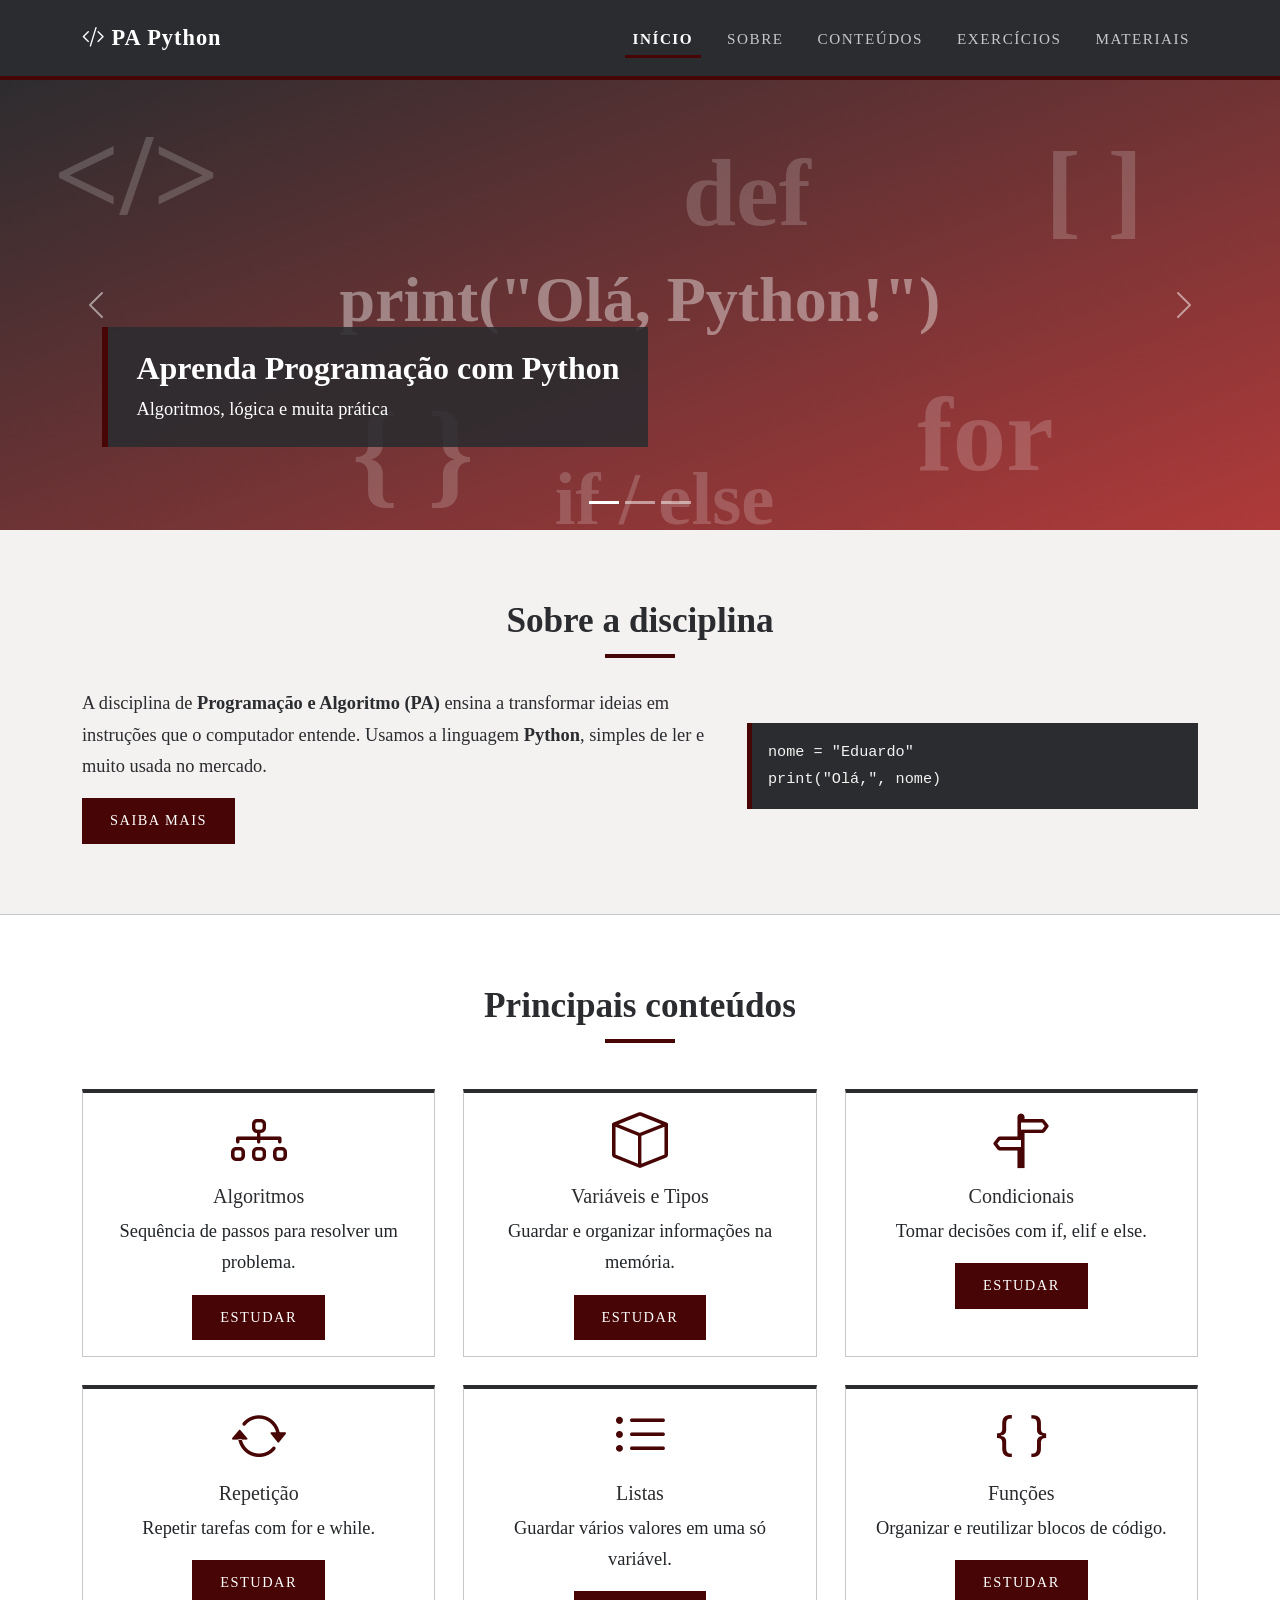
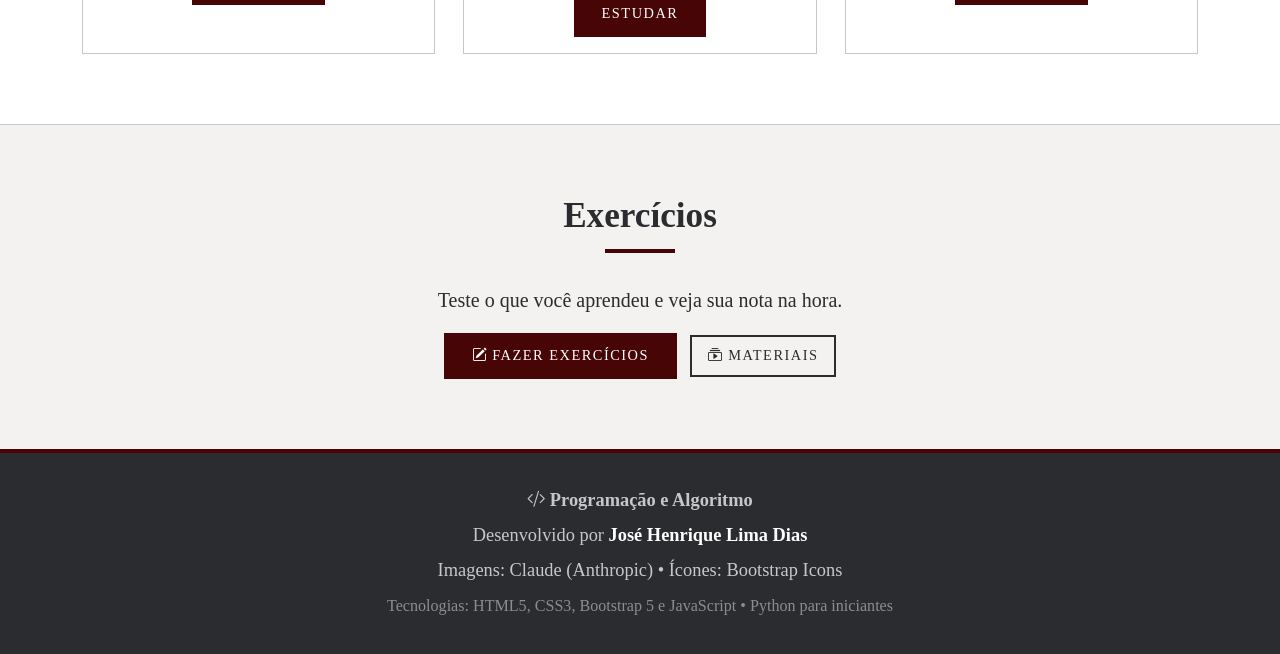
<file: index.html>
<!DOCTYPE html>
<html lang="pt-BR">
<head>
  <meta charset="UTF-8">
  <meta name="viewport" content="width=device-width, initial-scale=1">
  <title>Início | Programação e Algoritmo</title>
  <link href="https://cdn.jsdelivr.net/npm/bootstrap@5.3.3/dist/css/bootstrap.min.css" rel="stylesheet">
  <link href="https://cdn.jsdelivr.net/npm/bootstrap-icons@1.11.3/font/bootstrap-icons.min.css" rel="stylesheet">
  <link rel="stylesheet" href="css/estilo.css">
</head>
<body>

<nav class="navbar navbar-expand-md navbar-dark sticky-top">
  <div class="container">
    <a class="navbar-brand fw-bold" href="index.html"><i class="bi bi-code-slash"></i> PA Python</a>
    <button class="navbar-toggler" type="button" data-bs-toggle="collapse" data-bs-target="#menu" aria-label="Abrir menu">
      <span class="navbar-toggler-icon"></span> <span class="text-white ms-1">Menu</span>
    </button>
    <div class="collapse navbar-collapse" id="menu">
      <ul class="navbar-nav ms-auto"><li class="nav-item"><a class="nav-link active fw-bold" href="index.html">Início</a>
      </li><li class="nav-item"><a class="nav-link" href="sobre.html">Sobre</a>
      </li><li class="nav-item"><a class="nav-link" href="conteudos.html">Conteúdos</a></li>
      <li class="nav-item"><a class="nav-link" href="exercicios.html">Exercícios</a></li>
      <li class="nav-item"><a class="nav-link" href="materiais.html">Materiais</a></li>
    </div>
  </div>
</nav>


<div id="banner" class="carousel slide" data-bs-ride="carousel">
  <div class="carousel-indicators"><button type="button" data-bs-target="#banner" data-bs-slide-to="0" class=active aria-label="Slide 1">
  </button>
  <button type="button" data-bs-target="#banner" data-bs-slide-to="1" aria-label="Slide 2"></button>
  <button type="button" data-bs-target="#banner" data-bs-slide-to="2" aria-label="Slide 3"></button></div>
  <div class="carousel-inner">
      <div class="carousel-item active">
        <img src="imagens/banner.svg" class="d-block w-100" alt="Aprenda Programação com Python">
        <div class="carousel-caption d-block"><div class="banner-texto d-inline-block"><h2>Aprenda Programação com Python</h2>
        <p class="mb-0">Algoritmos, lógica e muita prática</p></div></div>
      </div>
      <div class="carousel-item">
        <img src="imagens/programacao1.svg" class="d-block w-100" alt="Pense como um programador">
        <div class="carousel-caption d-block"><div class="banner-texto d-inline-block"><h2>Pense como um programador</h2>
        <p class="mb-0">Resolva problemas passo a passo</p></div></div>
      </div>
      <div class="carousel-item">
        <img src="imagens/programacao2.svg" class="d-block w-100" alt="Pratique com exercícios">
        <div class="carousel-caption d-block"><div class="banner-texto d-inline-block"><h2>Pratique com exercícios</h2>
        <p class="mb-0">Teste seus conhecimentos agora</p></div></div>
      </div>
  </div>
  <button class="carousel-control-prev" type="button" data-bs-target="#banner" data-bs-slide="prev">
  <span class="carousel-control-prev-icon"></span><span class="visually-hidden">Anterior</span></button>
  <button class="carousel-control-next" type="button" data-bs-target="#banner" data-bs-slide="next">
  <span class="carousel-control-next-icon"></span><span class="visually-hidden">Próximo</span></button>
</div>

<section class="secao">
  <div class="container">
    <div class="text-center"><h1 class="titulo-secao">Sobre a disciplina</h1></div>
    <div class="row align-items-center g-4">
      <div class="col-md-7">
        <p>A disciplina de <strong>Programação e Algoritmo (PA)</strong> 
        ensina a transformar ideias em instruções que o computador entende. Usamos a linguagem 
        <strong>Python</strong>, simples de ler e muito usada no mercado.</p>
        <a href="sobre.html" class="btn btn-principal">Saiba mais</a>
      </div>
      <div class="col-md-5"><pre class="bg-dark text-white p-3 rounded mb-0"><code>nome = &quot;Eduardo&quot;
print(&quot;Olá,&quot;, nome)</code></pre></div>
    </div>
  </div>
</section>

<section class="secao">
  <div class="container">
    <div class="text-center"><h1 class="titulo-secao">Principais conteúdos</h1></div>
    <div class="grade-cards mt-3">
      <div class="card h-100 text-center"><div class="card-body">
        <i class="bi bi-diagram-3 display-4 text-primary"></i>
        <h3 class="card-title h5 mt-2">Algoritmos</h3><p class="card-text">Sequência de passos para resolver um problema.</p>
        <a href="conteudos.html" class="btn btn-principal btn-sm">Estudar</a></div></div>
      <div class="card h-100 text-center"><div class="card-body">
        <i class="bi bi-box display-4 text-primary"></i>
        <h3 class="card-title h5 mt-2">Variáveis e Tipos</h3><p class="card-text">Guardar e organizar informações na memória.</p>
        <a href="conteudos.html" class="btn btn-principal btn-sm">Estudar</a></div></div>
      <div class="card h-100 text-center"><div class="card-body">
        <i class="bi bi-signpost-split display-4 text-primary"></i>
        <h3 class="card-title h5 mt-2">Condicionais</h3><p class="card-text">Tomar decisões com if, elif e else.</p>
        <a href="conteudos.html" class="btn btn-principal btn-sm">Estudar</a></div></div>
      <div class="card h-100 text-center"><div class="card-body">
        <i class="bi bi-arrow-repeat display-4 text-primary"></i>
        <h3 class="card-title h5 mt-2">Repetição</h3><p class="card-text">Repetir tarefas com for e while.</p>
        <a href="conteudos.html" class="btn btn-principal btn-sm">Estudar</a></div></div>
      <div class="card h-100 text-center"><div class="card-body">
        <i class="bi bi-list-ul display-4 text-primary"></i>
        <h3 class="card-title h5 mt-2">Listas</h3><p class="card-text">Guardar vários valores em uma só variável.</p>
        <a href="conteudos.html" class="btn btn-principal btn-sm">Estudar</a></div></div>
      <div class="card h-100 text-center"><div class="card-body">
        <i class="bi bi-braces display-4 text-primary"></i>
        <h3 class="card-title h5 mt-2">Funções</h3><p class="card-text">Organizar e reutilizar blocos de código.</p>
        <a href="conteudos.html" class="btn btn-principal btn-sm">Estudar</a></div></div>
    </div>
  </div>
</section>

<section class="secao">
  <div class="container text-center">
    <div class="text-center"><h1 class="titulo-secao">Exercícios</h1></div>
    <p class="text-center lead">Teste o que você aprendeu e veja sua nota na hora.</p>
    <a href="exercicios.html" class="btn btn-principal btn-lg me-2"><i class="bi bi-pencil-square">
    </i> Fazer exercícios</a>
    <a href="materiais.html" class="btn btn-outline-primary btn-lg" data-bs-toggle="tooltip" title="Vídeos, apostilas e links">
    <i class="bi bi-collection-play"></i> Materiais</a>
  </div>
</section>


<footer id="creditos">
  <div class="container">
    <p class="mb-1 fw-bold"><i class="bi bi-code-slash"></i> Programação e Algoritmo</p>
    <p class="mb-1">Desenvolvido por <strong>José Henrique Lima Dias</strong></p>
    <p class="mb-1">Imagens: Claude (Anthropic) &bull; Ícones: Bootstrap Icons</p>
    <small>Tecnologias: HTML5, CSS3, Bootstrap 5 e JavaScript &bull; Python para iniciantes</small>
  </div>
</footer>

<script src="https://cdn.jsdelivr.net/npm/bootstrap@5.3.3/dist/js/bootstrap.bundle.min.js"></script>
<script src="js/script.js"></script>
</body>
</html>
</file>
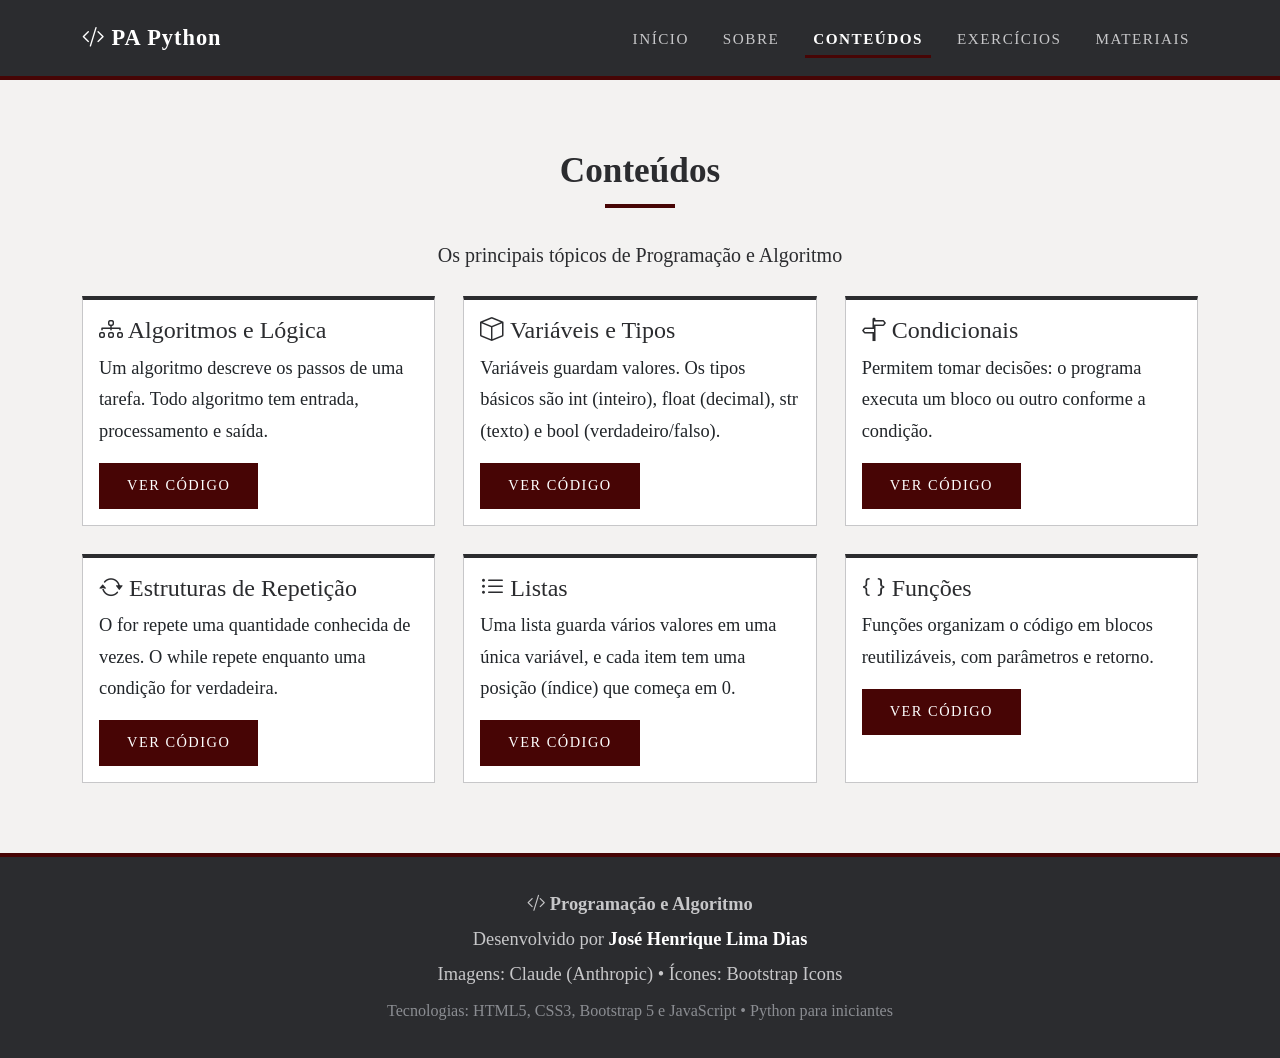
<file: conteudos.html>
<!DOCTYPE html>
<html lang="pt-BR">
<head>
  <meta charset="UTF-8">
  <meta name="viewport" content="width=device-width, initial-scale=1">
  <title>Conteúdos | Programação e Algoritmo</title>
  <link href="https://cdn.jsdelivr.net/npm/bootstrap@5.3.3/dist/css/bootstrap.min.css" rel="stylesheet">
  <link href="https://cdn.jsdelivr.net/npm/bootstrap-icons@1.11.3/font/bootstrap-icons.min.css" rel="stylesheet">
  <link rel="stylesheet" href="css/estilo.css">
</head>
<body>

<nav class="navbar navbar-expand-md navbar-dark sticky-top">
  <div class="container">
    <a class="navbar-brand fw-bold" href="index.html"><i class="bi bi-code-slash"></i> PA Python</a>
    <button class="navbar-toggler" type="button" data-bs-toggle="collapse" data-bs-target="#menu" aria-label="Abrir menu">
      <span class="navbar-toggler-icon"></span> <span class="text-white ms-1">Menu</span>
    </button>
    <div class="collapse navbar-collapse" id="menu">
      <ul class="navbar-nav ms-auto"><li class="nav-item"><a class="nav-link" href="index.html">Início</a>
      </li><li class="nav-item"><a class="nav-link" href="sobre.html">Sobre</a></li>
      <li class="nav-item"><a class="nav-link active fw-bold" href="conteudos.html">Conteúdos</a></li>
      <li class="nav-item"><a class="nav-link" href="exercicios.html">Exercícios</a></li>
      <li class="nav-item"><a class="nav-link" href="materiais.html">Materiais</a></li>
    </div>
  </div>
</nav>


<section class="secao">
  <div class="container">
    <div class="text-center"><h1 class="titulo-secao">Conteúdos</h1></div>
    <p class="text-center lead">Os principais tópicos de Programação e Algoritmo</p>
    <div class="grade-cards mt-4">
      <div class="card h-100"><div class="card-body">
        <h2 class="card-title h4"><i class="bi bi-diagram-3"></i> Algoritmos e Lógica</h2>
        <p class="card-text">Um algoritmo descreve os passos de uma tarefa. Todo algoritmo tem entrada, processamento e saída.</p>
        <button class="btn btn-principal btn-sm" type="button" data-bs-toggle="collapse" data-bs-target="#f0">Ver código</button>
        <div class="collapse mt-3" id="f0"><pre class="bg-dark text-white p-3 rounded mb-0">
        <code># Entrada -&gt; Processamento -&gt; Saída
nome = input(&quot;Seu nome: &quot;)
print(&quot;Bem-vindo,&quot;, nome)</code></pre></div>
      </div></div>
      <div class="card h-100"><div class="card-body">
        <h2 class="card-title h4"><i class="bi bi-box"></i> Variáveis e Tipos</h2>
        <p class="card-text">
        Variáveis guardam valores. Os tipos básicos são int (inteiro), float (decimal), str (texto) e bool (verdadeiro/falso).</p>
        <button class="btn btn-principal btn-sm" type="button" data-bs-toggle="collapse" data-bs-target="#f1">Ver código</button>
        <div class="collapse mt-3" id="f1"><pre class="bg-dark text-white p-3 rounded mb-0"><code>idade = 17          # int
altura = 1.65       # float
nome = &quot;Ana&quot;        # str
maior = idade &gt;= 18 # bool</code></pre></div>
      </div></div>
      <div class="card h-100"><div class="card-body">
        <h2 class="card-title h4"><i class="bi bi-signpost-split"></i> Condicionais</h2>
        <p class="card-text">Permitem tomar decisões: o programa executa um bloco ou outro conforme a condição.</p>
        <button class="btn btn-principal btn-sm" type="button" data-bs-toggle="collapse" data-bs-target="#f2">Ver código</button>
        <div class="collapse mt-3" id="f2"><pre class="bg-dark text-white p-3 rounded mb-0"><code>nota = 8
if nota &gt;= 7:
    print(&quot;Aprovado&quot;)
elif nota &gt;= 5:
    print(&quot;Recuperação&quot;)
else:
    print(&quot;Reprovado&quot;)</code></pre></div>
      </div></div>
      <div class="card h-100"><div class="card-body">
        <h2 class="card-title h4"><i class="bi bi-arrow-repeat"></i> Estruturas de Repetição</h2>
        <p class="card-text">O for repete uma quantidade conhecida de vezes. O while repete enquanto uma condição for verdadeira.</p>
        <button class="btn btn-principal btn-sm" type="button" data-bs-toggle="collapse" data-bs-target="#f3">Ver código</button>
        <div class="collapse mt-3" id="f3"><pre class="bg-dark text-white p-3 rounded mb-0"><code>for i in range(1, 6):
    print(i)

cont = 0
while cont &lt; 3:
    cont += 1</code></pre></div>
      </div></div>
      <div class="card h-100"><div class="card-body">
        <h2 class="card-title h4"><i class="bi bi-list-ul"></i> Listas</h2>
        <p class="card-text">
        Uma lista guarda vários valores em uma única variável, e cada item tem uma posição (índice) que começa em 0.</p>
        <button class="btn btn-principal btn-sm" type="button" data-bs-toggle="collapse" data-bs-target="#f4">Ver código</button>
        <div class="collapse mt-3" id="f4"><pre class="bg-dark text-white p-3 rounded mb-0">
        <code>frutas = [&quot;maçã&quot;, &quot;uva&quot;, &quot;pera&quot;]
frutas.append(&quot;manga&quot;)
print(frutas[0])
print(len(frutas))</code></pre></div>
      </div></div>
      <div class="card h-100"><div class="card-body">
        <h2 class="card-title h4"><i class="bi bi-braces"></i> Funções</h2>
        <p class="card-text">Funções organizam o código em blocos reutilizáveis, com parâmetros e retorno.</p>
        <button class="btn btn-principal btn-sm" type="button" data-bs-toggle="collapse" data-bs-target="#f5">Ver código</button>
        <div class="collapse mt-3" id="f5"><pre class="bg-dark text-white p-3 rounded mb-0"><code>def dobro(n):
    return n * 2

print(dobro(4))   # 8</code></pre></div>
      </div></div>
    </div>
  </div>
</section>


<footer id="creditos">
  <div class="container">
    <p class="mb-1 fw-bold"><i class="bi bi-code-slash"></i> Programação e Algoritmo</p>
    <p class="mb-1">Desenvolvido por <strong>José Henrique Lima Dias</strong></p>
    <p class="mb-1">Imagens: Claude (Anthropic) &bull; Ícones: Bootstrap Icons</p>
    <small>Tecnologias: HTML5, CSS3, Bootstrap 5 e JavaScript &bull; Python para iniciantes</small>
  </div>
</footer>

<script src="https://cdn.jsdelivr.net/npm/bootstrap@5.3.3/dist/js/bootstrap.bundle.min.js"></script>
<script src="js/script.js"></script>
</body>
</html>
</file>
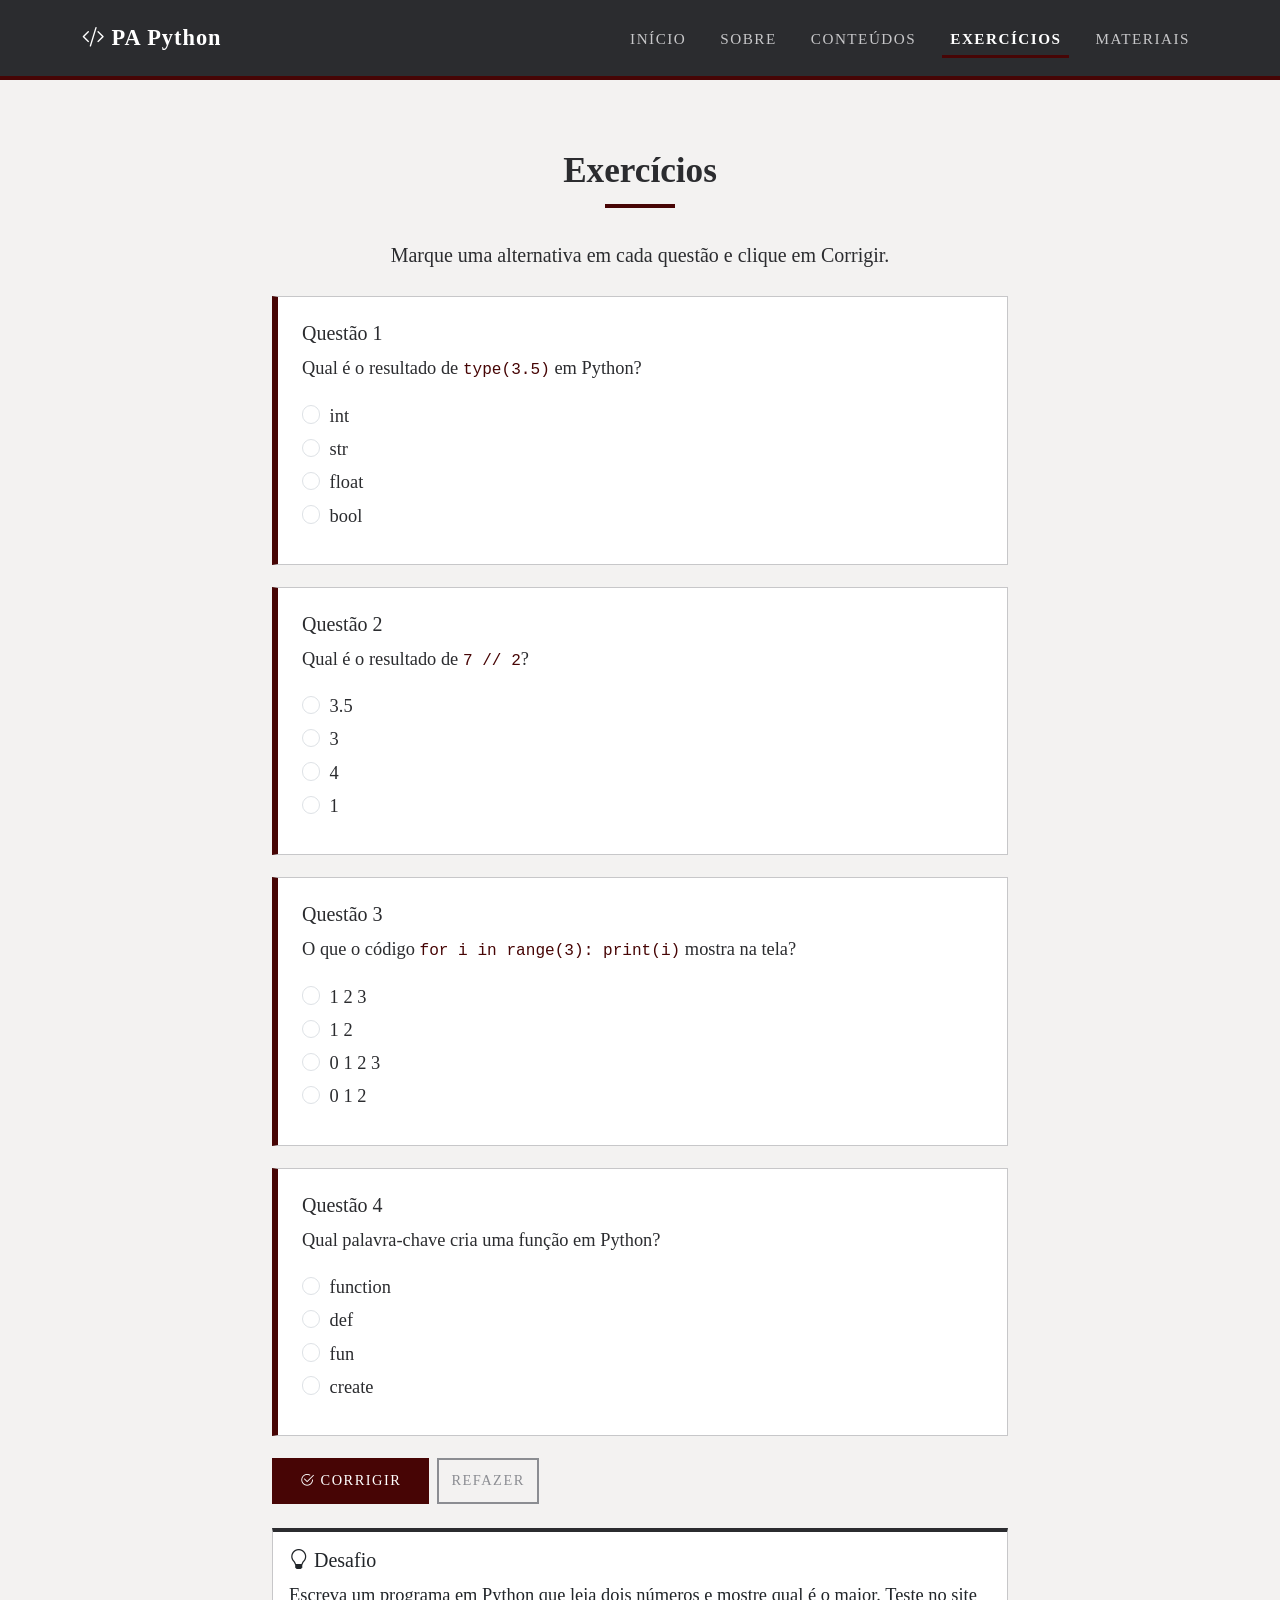
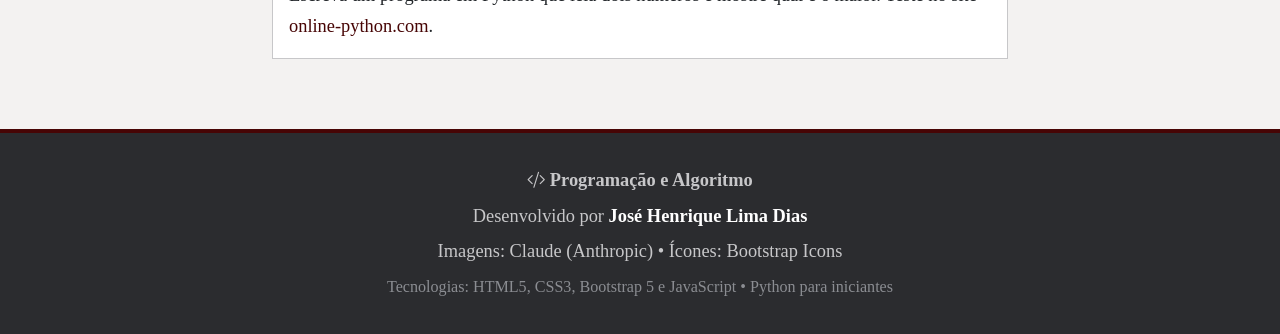
<file: exercicios.html>
<!DOCTYPE html>
<html lang="pt-BR">
<head>
  <meta charset="UTF-8">
  <meta name="viewport" content="width=device-width, initial-scale=1">
  <title>Exercícios | Programação e Algoritmo</title>
  <link href="https://cdn.jsdelivr.net/npm/bootstrap@5.3.3/dist/css/bootstrap.min.css" rel="stylesheet">
  <link href="https://cdn.jsdelivr.net/npm/bootstrap-icons@1.11.3/font/bootstrap-icons.min.css" rel="stylesheet">
  <link rel="stylesheet" href="css/estilo.css">
</head>
<body>

<nav class="navbar navbar-expand-md navbar-dark sticky-top">
  <div class="container">
    <a class="navbar-brand fw-bold" href="index.html"><i class="bi bi-code-slash"></i> PA Python</a>
    <button class="navbar-toggler" type="button" data-bs-toggle="collapse" data-bs-target="#menu" aria-label="Abrir menu">
      <span class="navbar-toggler-icon"></span> <span class="text-white ms-1">Menu</span>
    </button>
    <div class="collapse navbar-collapse" id="menu">
      <ul class="navbar-nav ms-auto"><li class="nav-item"><a class="nav-link" href="index.html">Início</a></li><li class="nav-item">
      <a class="nav-link" href="sobre.html">Sobre</a></li><li class="nav-item">
      <a class="nav-link" href="conteudos.html">Conteúdos</a></li>
      <li class="nav-item"><a class="nav-link active fw-bold" href="exercicios.html">Exercícios</a></li>
      <li class="nav-item"><a class="nav-link" href="materiais.html">Materiais</a></li><li class="nav-item">
    </div>
  </div>
</nav>


<section class="secao">
  <div class="container">
    <div class="text-center"><h1 class="titulo-secao">Exercícios</h1></div>
    <p class="text-center lead">Marque uma alternativa em cada questão e clique em Corrigir.</p>
    <div class="row justify-content-center mt-4"><div class="col-lg-8">
      <form id="formQuiz">
      <div class="questao">
        <h2 class="h5">Questão 1</h2><p>Qual é o resultado de <code>type(3.5)</code> em Python?</p>
          <div class="form-check"><input class="form-check-input" type="radio" name="q0" id="q0o0" value="0">
          <label class="form-check-label" for="q0o0">int</label></div>
          <div class="form-check"><input class="form-check-input" type="radio" name="q0" id="q0o1" value="1">
          <label class="form-check-label" for="q0o1">str</label></div>
          <div class="form-check"><input class="form-check-input" type="radio" name="q0" id="q0o2" value="2" data-correta="true">
          <label class="form-check-label" for="q0o2">float</label></div>
          <div class="form-check"><input class="form-check-input" type="radio" name="q0" id="q0o3" value="3">
          <label class="form-check-label" for="q0o3">bool</label></div>
        <p class="feedback mt-2 mb-0"></p>
      </div>
      <div class="questao">
        <h2 class="h5">Questão 2</h2><p>Qual é o resultado de <code>7 // 2</code>?</p>
          <div class="form-check"><input class="form-check-input" type="radio" name="q1" id="q1o0" value="0">
          <label class="form-check-label" for="q1o0">3.5</label></div>
          <div class="form-check"><input class="form-check-input" type="radio" name="q1" id="q1o1" value="1" data-correta="true">
          <label class="form-check-label" for="q1o1">3</label></div>
          <div class="form-check"><input class="form-check-input" type="radio" name="q1" id="q1o2" value="2">
          <label class="form-check-label" for="q1o2">4</label></div>
          <div class="form-check"><input class="form-check-input" type="radio" name="q1" id="q1o3" value="3">
          <label class="form-check-label" for="q1o3">1</label></div>
        <p class="feedback mt-2 mb-0"></p>
      </div>
      <div class="questao">
        <h2 class="h5">Questão 3</h2><p>O que o código <code>for i in range(3): print(i)</code> mostra na tela?</p>
          <div class="form-check"><input class="form-check-input" type="radio" name="q2" id="q2o0" value="0">
          <label class="form-check-label" for="q2o0">1 2 3</label></div>
          <div class="form-check"><input class="form-check-input" type="radio" name="q2" id="q2o1" value="1">
          <label class="form-check-label" for="q2o1">1 2</label></div>
          <div class="form-check"><input class="form-check-input" type="radio" name="q2" id="q2o2" value="2">
          <label class="form-check-label" for="q2o2">0 1 2 3</label></div>
          <div class="form-check"><input class="form-check-input" type="radio" name="q2" id="q2o3" value="3" data-correta="true">
          <label class="form-check-label" for="q2o3">0 1 2</label></div>
        <p class="feedback mt-2 mb-0"></p>
      </div>
      <div class="questao">
        <h2 class="h5">Questão 4</h2><p>Qual palavra-chave cria uma função em Python?</p>
          <div class="form-check"><input class="form-check-input" type="radio" name="q3" id="q3o0" value="0">
          <label class="form-check-label" for="q3o0">function</label></div>
          <div class="form-check"><input class="form-check-input" type="radio" name="q3" id="q3o1" value="1" data-correta="true">
          <label class="form-check-label" for="q3o1">def</label></div>
          <div class="form-check"><input class="form-check-input" type="radio" name="q3" id="q3o2" value="2">
          <label class="form-check-label" for="q3o2">fun</label></div>
          <div class="form-check"><input class="form-check-input" type="radio" name="q3" id="q3o3" value="3">
          <label class="form-check-label" for="q3o3">create</label></div>
        <p class="feedback mt-2 mb-0"></p>
      </div>
        <div class="d-flex gap-2 mb-4">
          <button type="submit" class="btn btn-principal"><i class="bi bi-check2-circle"></i> Corrigir</button>
          <button type="reset" class="btn btn-outline-secondary" id="btnRefazer">Refazer</button>
        </div>
      </form>
      <div id="resultado" class="resultado d-none"></div>
      <div class="card mt-4"><div class="card-body">
        <h2 class="h5"><i class="bi bi-lightbulb"></i> Desafio</h2>
        <p class="mb-0">Escreva um programa em Python que leia dois números e mostre qual é o maior. Teste no site 
        <a href="https://www.online-python.com" target="_blank" rel="noopener">online-python.com</a>.</p>
      </div></div>
    </div></div>
  </div>
</section>


<footer id="creditos">
  <div class="container">
    <p class="mb-1 fw-bold"><i class="bi bi-code-slash"></i> Programação e Algoritmo</p>
    <p class="mb-1">Desenvolvido por <strong>José Henrique Lima Dias</strong></p>
    <p class="mb-1">Imagens: Claude (Anthropic) &bull; Ícones: Bootstrap Icons</p>
    <small>Tecnologias: HTML5, CSS3, Bootstrap 5 e JavaScript &bull; Python para iniciantes</small>
  </div>
</footer>

<script src="https://cdn.jsdelivr.net/npm/bootstrap@5.3.3/dist/js/bootstrap.bundle.min.js"></script>
<script src="js/script.js"></script>
</body>
</html>
</file>
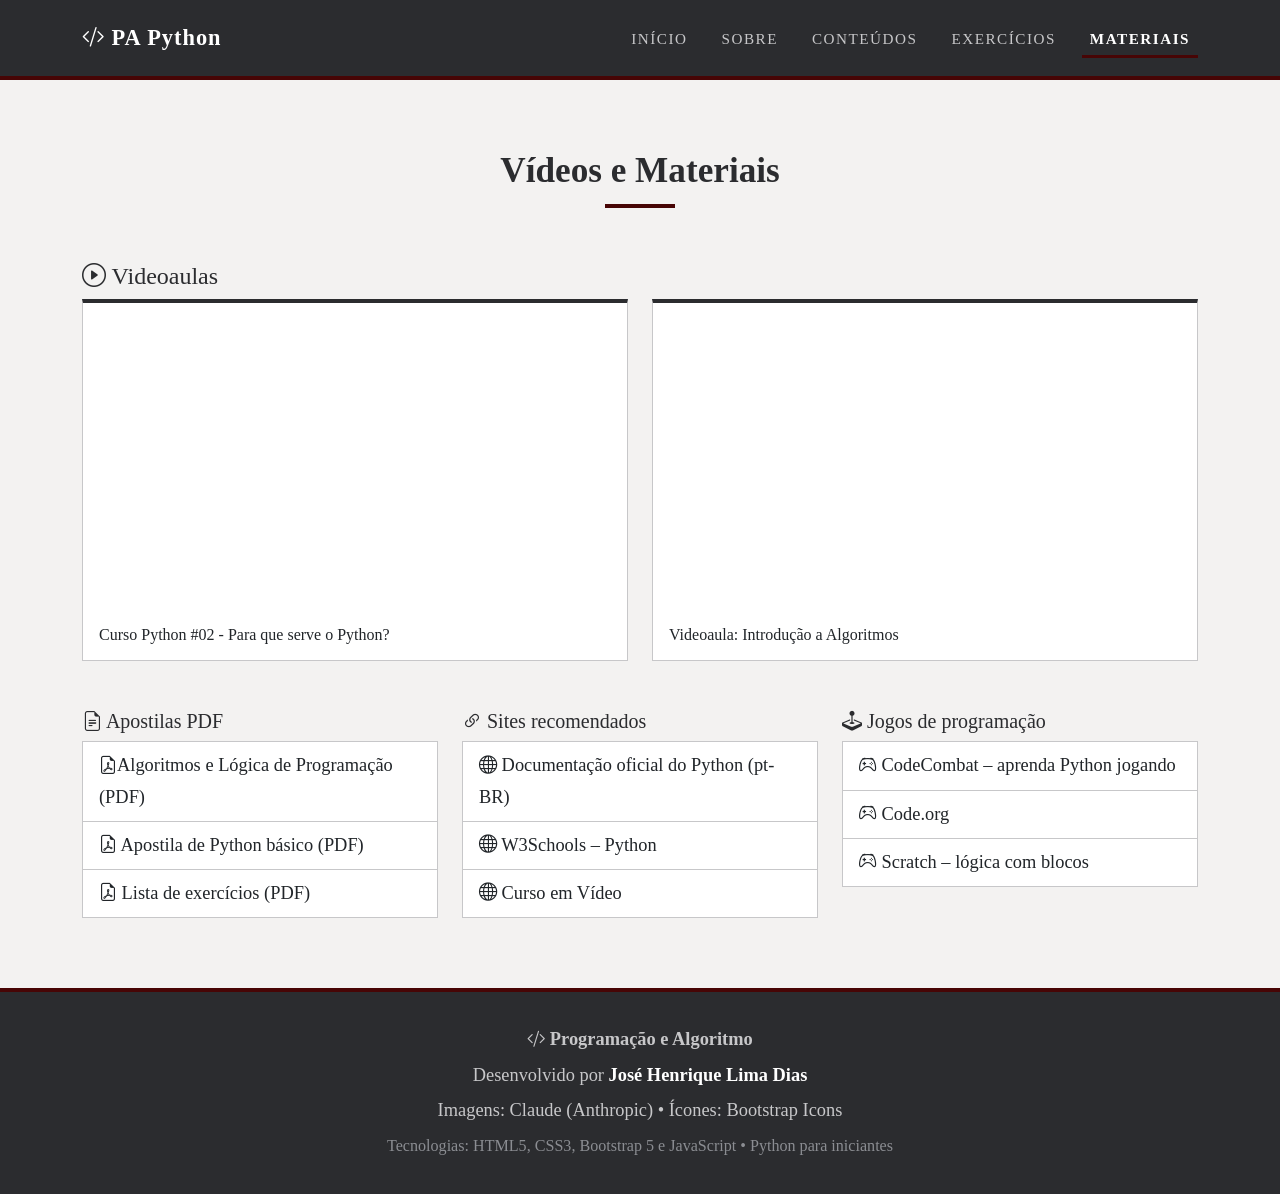
<file: materiais.html>
<!DOCTYPE html>
<html lang="pt-BR">
<head>
  <meta charset="UTF-8">
  <meta name="viewport" content="width=device-width, initial-scale=1">
  <title>Materiais | Programação e Algoritmo</title>
  <link href="https://cdn.jsdelivr.net/npm/bootstrap@5.3.3/dist/css/bootstrap.min.css" rel="stylesheet">
  <link href="https://cdn.jsdelivr.net/npm/bootstrap-icons@1.11.3/font/bootstrap-icons.min.css" rel="stylesheet">
  <link rel="stylesheet" href="css/estilo.css">
</head>
<body>
<nav class="navbar navbar-expand-md navbar-dark sticky-top">
  <div class="container">
    <a class="navbar-brand fw-bold" href="index.html"><i class="bi bi-code-slash"></i> PA Python</a>
    <button class="navbar-toggler" type="button" data-bs-toggle="collapse" data-bs-target="#menu" aria-label="Abrir menu">
      <span class="navbar-toggler-icon"></span> <span class="text-white ms-1">Menu</span>
    </button>
    <div class="collapse navbar-collapse" id="menu">
      <ul class="navbar-nav ms-auto"><li class="nav-item"><a class="nav-link" href="index.html">Início</a></li>
      <li class="nav-item"><a class="nav-link" href="sobre.html">Sobre</a></li>
      <li class="nav-item"><a class="nav-link" href="conteudos.html">Conteúdos</a></li>
      <li class="nav-item"><a class="nav-link" href="exercicios.html">Exercícios</a></li>
      <li class="nav-item"><a class="nav-link active fw-bold" href="materiais.html">Materiais</a></li>
    </div>
  </div>
</nav>
<section class="secao">
  <div class="container">
    <div class="text-center"><h1 class="titulo-secao">Vídeos e Materiais</h1></div>
    <h2 class="h4 mt-4"><i class="bi bi-play-circle"></i> Videoaulas</h2>
    <div class="row g-4 mb-5">
      <div class="col-md-6">
        <div class="card">
          <div class="ratio ratio-16x9">
            <iframe src="https://www.youtube.com/embed/Mp0vhMDI7fA" title="Curso Python #02 - Para que serve o Python?" allowfullscreen></iframe>
          </div>
          <div class="card-body"><h3 class="h6 mb-0">Curso Python #02 - Para que serve o Python?</h3></div>
        </div>
      </div>
      <div class="col-md-6">
        <div class="card">
          <div class="ratio ratio-16x9">
            <iframe src="https://www.youtube.com/embed/ayGgEfDDLu4" title="Videoaula: Introdução a Algoritmos" allowfullscreen></iframe>
          </div>
          <div class="card-body"><h3 class="h6 mb-0">Videoaula: Introdução a Algoritmos</h3></div>
        </div>
      </div>
    </div>
    <div class="row g-4">
      <div class="col-md-4">
        <h2 class="h5"><i class="bi bi-file-earmark-text"></i> Apostilas PDF</h2>
        <div class="list-group">
          <a href="https://www.kufunda.net/publicdocs/Algoritmos%20e%20l%C3%B3gica%20de%20programa%C3%A7%C3%A3o-Juliana%20Schiavetto%20Dauricio.pdf" 
          target="_blank" rel="noopener" class="list-group-item list-group-item-action"><i class="bi bi-file-earmark-pdf"></i>Algoritmos e Lógica de Programação (PDF)</a>
          <a href="https://repositorio.ifmg.edu.br/server/api/core/bitstreams/e5e7a500-309b-45cc-b4a1-06d728f429ed/content" 
          target="_blank" rel="noopener" class="list-group-item list-group-item-action"><i class="bi bi-file-earmark-pdf"></i> Apostila de Python básico (PDF)</a>
          <a href="https://python.nilo.pro.br/exercicios_resolvidos3.pdf" 
          target="_blank" rel="noopener" class="list-group-item list-group-item-action"><i class="bi bi-file-earmark-pdf"></i> Lista de exercícios (PDF)</a>
        </div>
      </div>
      <div class="col-md-4">
        <h2 class="h5"><i class="bi bi-link-45deg"></i> Sites recomendados</h2>
        <div class="list-group">
          <a href="https://docs.python.org/pt-BR/3/tutorial/" target="_blank" rel="noopener" class="list-group-item list-group-item-action"><i class="bi bi-globe"></i> Documentação oficial do Python (pt-BR)</a>
          <a href="https://www.w3schools.com/python/" target="_blank" rel="noopener" class="list-group-item list-group-item-action"><i class="bi bi-globe"></i> W3Schools – Python</a>
          <a href="https://www.cursoemvideo.com" target="_blank" rel="noopener" class="list-group-item list-group-item-action"><i class="bi bi-globe"></i> Curso em Vídeo</a>
        </div>
      </div>
      <div class="col-md-4">
        <h2 class="h5"><i class="bi bi-joystick"></i> Jogos de programação</h2>
        <div class="list-group">
          <a href="https://codecombat.com" target="_blank" rel="noopener" class="list-group-item list-group-item-action"><i class="bi bi-controller"></i> CodeCombat – aprenda Python jogando</a>
          <a href="https://code.org" target="_blank" rel="noopener" class="list-group-item list-group-item-action"><i class="bi bi-controller"></i> Code.org</a>
          <a href="https://scratch.mit.edu" target="_blank" rel="noopener" class="list-group-item list-group-item-action"><i class="bi bi-controller"></i> Scratch – lógica com blocos</a>
      </div>
      </div>
      </div>
  </div>
</section>
<footer id="creditos">
  <div class="container">
    <p class="mb-1 fw-bold"><i class="bi bi-code-slash"></i> Programação e Algoritmo</p>
    <p class="mb-1">Desenvolvido por <strong>José Henrique Lima Dias</strong></p>
    <p class="mb-1">Imagens: Claude (Anthropic) &bull; Ícones: Bootstrap Icons</p>
    <small>Tecnologias: HTML5, CSS3, Bootstrap 5 e JavaScript &bull; Python para iniciantes</small>
  </div>
</footer>
<script src="https://cdn.jsdelivr.net/npm/bootstrap@5.3.3/dist/js/bootstrap.bundle.min.js"></script>
<script src="js/script.js"></script>
</body>
</html>
</file>
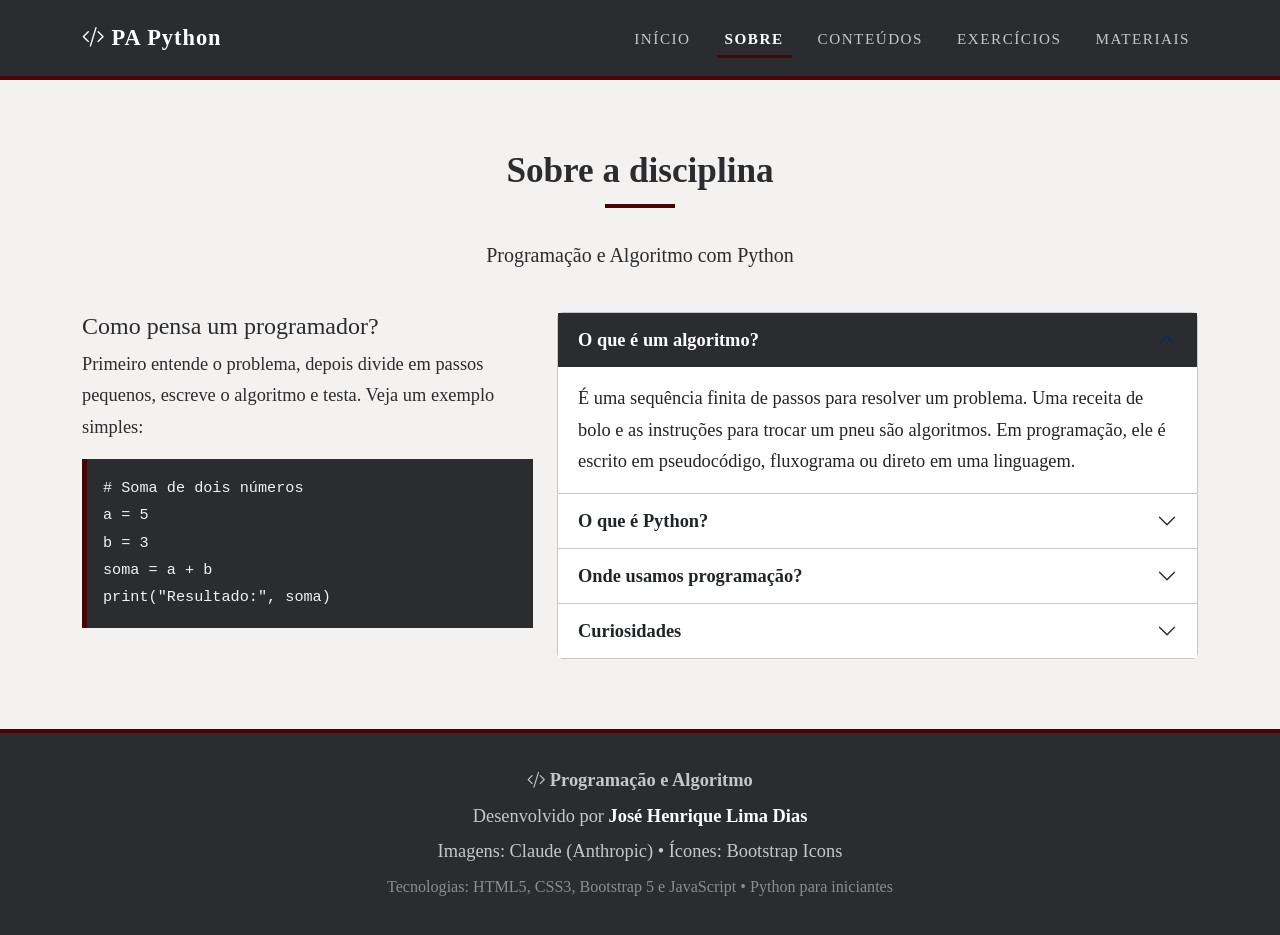
<file: sobre.html>
<!DOCTYPE html>
<html lang="pt-BR">
<head>
  <meta charset="UTF-8">
  <meta name="viewport" content="width=device-width, initial-scale=1">
  <title>Sobre | Programação e Algoritmo</title>
  <link href="https://cdn.jsdelivr.net/npm/bootstrap@5.3.3/dist/css/bootstrap.min.css" rel="stylesheet">
  <link href="https://cdn.jsdelivr.net/npm/bootstrap-icons@1.11.3/font/bootstrap-icons.min.css" rel="stylesheet">
  <link rel="stylesheet" href="css/estilo.css">
</head>
<body>

<nav class="navbar navbar-expand-md navbar-dark sticky-top">
  <div class="container">
    <a class="navbar-brand fw-bold" href="index.html"><i class="bi bi-code-slash"></i> PA Python</a>
    <button class="navbar-toggler" type="button" data-bs-toggle="collapse" data-bs-target="#menu" aria-label="Abrir menu">
      <span class="navbar-toggler-icon"></span> <span class="text-white ms-1">Menu</span>
    </button>
    <div class="collapse navbar-collapse" id="menu">
      <ul class="navbar-nav ms-auto"><li class="nav-item">
      <a class="nav-link" href="index.html">Início</a></li><li class="nav-item">
      <a class="nav-link active fw-bold" href="sobre.html">Sobre</a></li>
      <li class="nav-item"><a class="nav-link" href="conteudos.html">Conteúdos</a></li>
      <li class="nav-item"><a class="nav-link" href="exercicios.html">Exercícios</a></li>
      <li class="nav-item"><a class="nav-link" href="materiais.html">Materiais</a></li>
    </div>
  </div>
</nav>


<section class="secao">
  <div class="container">
    <div class="text-center"><h1 class="titulo-secao">Sobre a disciplina</h1></div>
    <p class="text-center lead">Programação e Algoritmo com Python</p>
    <div class="row g-4 mt-2">
      <div class="col-lg-5">
        <h2 class="h4">Como pensa um programador?</h2>
        <p>Primeiro entende o problema, depois divide em passos pequenos, escreve o algoritmo e testa. Veja um exemplo simples:</p>
        <pre class="bg-dark text-white p-3 rounded mb-0"><code># Soma de dois números
a = 5
b = 3
soma = a + b
print(&quot;Resultado:&quot;, soma)</code></pre>
      </div>
      <div class="col-lg-7"><div class="accordion" id="sobreAcc">
      <div class="accordion-item">
        <h2 class="accordion-header">
        <button class="accordion-button" type="button" data-bs-toggle="collapse" data-bs-target="#s0">O que é um algoritmo?</button></h2>
        <div id="s0" class="accordion-collapse collapse show" data-bs-parent="#sobreAcc">
        <div class="accordion-body">
         É uma sequência finita de passos para resolver um problema.
         Uma receita de bolo e as instruções para trocar um pneu são algoritmos. Em programação,
         ele é escrito em pseudocódigo, fluxograma ou direto em uma linguagem.</div></div>
      </div>
      <div class="accordion-item">
        <h2 class="accordion-header"><button class="accordion-button collapsed" type="button" data-bs-toggle="collapse" data-bs-target="#s1">
         O que é Python?</button></h2>
        <div id="s1" class="accordion-collapse collapse" data-bs-parent="#sobreAcc">
        <div class="accordion-body">
         É uma linguagem de programação criada por Guido van Rossum e lançada em 1991.
         Tem sintaxe simples e legível, o que a torna ótima para quem está começando.</div></div>
      </div>
      <div class="accordion-item">
        <h2 class="accordion-header">
        <button class="accordion-button collapsed" type="button" data-bs-toggle="collapse" data-bs-target="#s2">
         Onde usamos programação?</button></h2>
        <div id="s2" class="accordion-collapse collapse" data-bs-parent="#sobreAcc">
        <div class="accordion-body">
         Sites e aplicativos, jogos, ciência de dados, inteligência artificial, automação de tarefas, robótica, bancos e muito mais.</div></div>
      </div>
      <div class="accordion-item">
        <h2 class="accordion-header">
        <button class="accordion-button collapsed" type="button" data-bs-toggle="collapse" data-bs-target="#s3">Curiosidades</button></h2>
        <div id="s3" class="accordion-collapse collapse" data-bs-parent="#sobreAcc">
        <div class="accordion-body">O nome Python vem do grupo de comédia Monty Python,
        e não da cobra. Em Python, a indentação (espaços no início da linha) faz parte da sintaxe.</div></div>
      </div>
      </div></div>
    </div>
  </div>
</section>


<footer id="creditos">
  <div class="container">
    <p class="mb-1 fw-bold"><i class="bi bi-code-slash"></i> Programação e Algoritmo</p>
    <p class="mb-1">Desenvolvido por <strong>José Henrique Lima Dias</strong></p>
    <p class="mb-1">Imagens: Claude (Anthropic) &bull; Ícones: Bootstrap Icons</p>
    <small>Tecnologias: HTML5, CSS3, Bootstrap 5 e JavaScript &bull; Python para iniciantes</small>
  </div>
</footer>

<script src="https://cdn.jsdelivr.net/npm/bootstrap@5.3.3/dist/js/bootstrap.bundle.min.js"></script>
<script src="js/script.js"></script>
</body>
</html>
</file>
<file: css/estilo.css>
/* =====================================================
   ESTILO.CSS - Projeto Programação e Algoritmo
   Este arquivo vem DEPOIS do Bootstrap no HTML:
   <link rel="stylesheet" href="css/estilo.css">
   ===================================================== */


/* ---------- 1. CORES (variáveis) ----------
   Para mudar a cor do site inteiro, mude só aqui! */
:root {
  --cor-fundo: #F3F2F1;      /* branco acinzentado (fundo) */
  --cor-claro: #C7C7C9;      /* cinza claro (linhas e bordas) */
  --cor-cinza: #8B8D92;      /* cinza médio */
  --cor-destaque: #470505;   /* vermelho (botões e detalhes) */
  --cor-escura: #2B2C2F;     /* quase preto (menu, rodapé, texto) */
  --cor-branco: #FFFFFF;

  /* avisa o Bootstrap qual fonte usar */
  --bs-body-font-family: "Times New Roman", Times, serif;
}


/* ---------- 2. GERAL ---------- */
body {
  background-color: var(--cor-fundo);
  color: var(--cor-escura);
  font-family: "Times New Roman", Times, serif;   /* fonte do site */
  font-size: 1.15rem;                             /* Times é pequena, então aumentamos */
  line-height: 1.7;                               /* espaço entre as linhas */
}

/* Garante a mesma fonte em botões e formulários */
button, input, textarea, select, .btn, .form-control, .form-label {
  font-family: "Times New Roman", Times, serif;
}

h1, h2, h3, h4, h5, h6 {
  font-family: "Times New Roman", Times, serif;
  color: var(--cor-escura);
  font-weight: bold;
}

a {
  color: var(--cor-destaque);
  text-decoration: none;
}

a:hover {
  color: var(--cor-escura);
}

img {
  border-radius: 0 !important;      /* sem cantos arredondados */
  box-shadow: none !important;
}


/* ---------- 3. MENU (navbar) ---------- */
.navbar {
  background-color: var(--cor-escura) !important;
  padding: 14px 0;
  border-bottom: 4px solid var(--cor-destaque);    /* faixa vermelha embaixo */
}

.navbar-brand {
  color: var(--cor-branco) !important;
  font-size: 1.4rem;
  letter-spacing: 1px;
}

.navbar .nav-link {
  color: var(--cor-claro);
  text-transform: uppercase;          /* LETRAS MAIÚSCULAS */
  letter-spacing: 1.5px;              /* espaço entre as letras */
  font-size: 0.95rem;
  margin-left: 18px;
  padding-bottom: 4px;
  border-bottom: 3px solid transparent;
}

.navbar .nav-link:hover {
  color: var(--cor-branco);
}

.navbar .nav-link.active {
  color: var(--cor-branco);
  border-bottom: 3px solid var(--cor-destaque);    /* página atual */
}

.navbar-toggler {
  border: 1px solid var(--cor-claro);
  border-radius: 0;
  display: flex;
  align-items: center;
}


/* ---------- 4. BANNER / CAROUSEL ---------- */
.carousel-item img {
  height: 450px;                      /* altura da imagem */
  object-fit: cover;                  /* corta sem deformar */
}

.carousel-caption {
  text-align: left;
  left: 8%;
  right: 8%;
  bottom: 14%;
}

.banner-texto {
  background-color: rgba(43, 44, 47, 0.88);        /* fundo escuro transparente */
  border-left: 6px solid var(--cor-destaque);      /* faixa vermelha */
  padding: 22px 28px;
}

.banner-texto h2 {
  color: var(--cor-branco);
  margin-bottom: 6px;
}


/* ---------- 5. SEÇÕES E TÍTULOS ---------- */
.secao {
  padding: 70px 0;                    /* espaço dentro da seção */
}

/* seções pares ficam brancas, com fios cinza em cima e embaixo */
section.secao:nth-of-type(even) {
  background-color: var(--cor-branco);
  border-top: 1px solid var(--cor-claro);
  border-bottom: 1px solid var(--cor-claro);
}

.titulo-secao {
  position: relative;
  display: inline-block;
  font-size: 2.2rem;
  padding-bottom: 16px;
  margin-bottom: 30px;
}

/* traço vermelho curto embaixo do título */
.titulo-secao::after {
  content: "";
  position: absolute;
  left: 50%;
  bottom: 0;
  width: 70px;
  height: 4px;
  background-color: var(--cor-destaque);
  transform: translateX(-50%);
}


/* ---------- 6. GRID (organiza os cards em colunas) ----------
   auto-fit = cria quantas colunas couberem na tela.
   minmax(260px, 1fr) = cada coluna tem no mínimo 260px. */
.grade-cards {
  display: grid;
  grid-template-columns: repeat(auto-fit, minmax(260px, 1fr));
  gap: 28px;                          /* espaço entre os cards */
}


/* ---------- 7. CARDS ---------- */
.card {
  background-color: var(--cor-branco);
  border: 1px solid var(--cor-claro);
  border-top: 4px solid var(--cor-escura);         /* faixa escura em cima */
  border-radius: 0;                                /* cantos retos */
  box-shadow: none;
  transition: border-top-color 0.3s, transform 0.3s;
}

.card:hover {
  border-top-color: var(--cor-destaque);           /* faixa fica vermelha */
  transform: translateY(-5px);
}

.card-title {
  color: var(--cor-escura);
}

.text-primary {
  color: var(--cor-destaque) !important;           /* ícones dos cards */
}


/* ---------- 8. BOTÕES ---------- */
.btn {
  border-radius: 0;                   /* botões retos */
  text-transform: uppercase;
  letter-spacing: 1.5px;
  font-size: 0.9rem;
}

.btn-principal {
  background-color: var(--cor-destaque);
  color: var(--cor-branco);
  border: 2px solid var(--cor-destaque);
  padding: 10px 26px;
}

.btn-principal:hover {
  background-color: var(--cor-escura);
  border-color: var(--cor-escura);
  color: var(--cor-branco);
}

.btn-outline-primary {
  color: var(--cor-escura);
  border: 2px solid var(--cor-escura);
}

.btn-outline-primary:hover {
  background-color: var(--cor-escura);
  border-color: var(--cor-escura);
  color: var(--cor-branco);
}

.btn-outline-secondary {
  color: var(--cor-cinza);
  border: 2px solid var(--cor-cinza);
}

.btn-outline-secondary:hover {
  background-color: var(--cor-cinza);
  border-color: var(--cor-cinza);
  color: var(--cor-branco);
}


/* ---------- 9. CÓDIGO PYTHON ---------- */
pre.bg-dark {
  background-color: var(--cor-escura) !important;
  border-left: 5px solid var(--cor-destaque);
  border-radius: 0 !important;
}

pre code {
  font-family: "Courier New", monospace;   /* código fica em fonte de código */
  font-size: 0.95rem;
  color: var(--cor-fundo);
}

/* "code" dentro das perguntas */
.questao code {
  color: var(--cor-destaque);
  font-family: "Courier New", monospace;
}


/* ---------- 10. EXERCÍCIOS ---------- */
.questao {
  background-color: var(--cor-branco);
  padding: 24px;
  margin-bottom: 22px;
  border: 1px solid var(--cor-claro);
  border-left: 6px solid var(--cor-destaque);      /* faixa vermelha */
}

.form-check-input:checked {
  background-color: var(--cor-destaque);
  border-color: var(--cor-destaque);
}

.resultado {
  background-color: var(--cor-escura);
  color: var(--cor-branco);
  border-top: 5px solid var(--cor-destaque);
  padding: 22px;
  text-align: center;
  font-size: 1.4rem;
}

.certo  { color: #3D6B4A; font-weight: bold; }   /* verde: acertou */
.errado { color: var(--cor-destaque); font-weight: bold; }


/* ---------- 11. ACORDEÃO ---------- */
.accordion-item {
  border-radius: 0;
  border-color: var(--cor-claro);
}

.accordion-button {
  font-size: 1.15rem;
  font-weight: bold;
  border-radius: 0 !important;
}

.accordion-button:not(.collapsed) {
  background-color: var(--cor-escura);
  color: var(--cor-branco);
  box-shadow: none;
}

.accordion-button:focus {
  box-shadow: none;
  border-color: var(--cor-destaque);
}


/* ---------- 12. FORMULÁRIO (contato) ---------- */
.form-control {
  padding: 12px;
  border-radius: 0;
  border: 1px solid var(--cor-cinza);
  background-color: var(--cor-branco);
}

.form-control:focus {
  border-color: var(--cor-destaque);
  box-shadow: 0 0 0 3px rgba(178, 58, 58, 0.25);
}

.alert {
  border-radius: 0;
}


/* ---------- 13. VÍDEOS E MATERIAIS ---------- */
.ratio {
  border-radius: 0;
}

.list-group-item {
  border-radius: 0 !important;
  border-color: var(--cor-claro);
}

.list-group-item:hover {
  background-color: var(--cor-claro);
  color: var(--cor-escura);
}


/* ---------- 14. RODAPÉ ---------- */
footer {
  background-color: var(--cor-escura);
  color: var(--cor-claro);
  text-align: center;
  padding: 32px 0;
  border-top: 4px solid var(--cor-destaque);
}

footer strong {
  color: var(--cor-branco);
}

footer small {
  color: var(--cor-cinza);
}


/* =====================================================
   15. RESPONSIVO (adaptação da tela)
   @media = "só aplique estas regras se a tela for assim".
   max-width: 768px = tablets e celulares.
   ===================================================== */
@media (max-width: 768px) {

  body {
    font-size: 1.05rem;
  }

  .carousel-item img {
    height: 280px;                    /* banner menor no celular */
  }

  .carousel-caption {
    left: 4%;
    right: 4%;
    bottom: 8%;
  }

  .banner-texto {
    padding: 12px 16px;
  }

  .banner-texto h2 {
    font-size: 1.2rem;
  }

  .secao {
    padding: 40px 0;                  /* menos espaço no celular */
  }

  .titulo-secao {
    font-size: 1.6rem;
  }

  .navbar .nav-link {
    margin-left: 0;
    padding: 10px 0;
  }

  .grade-cards {
    grid-template-columns: 1fr;       /* 1 card por linha */
  }
}
</file>
